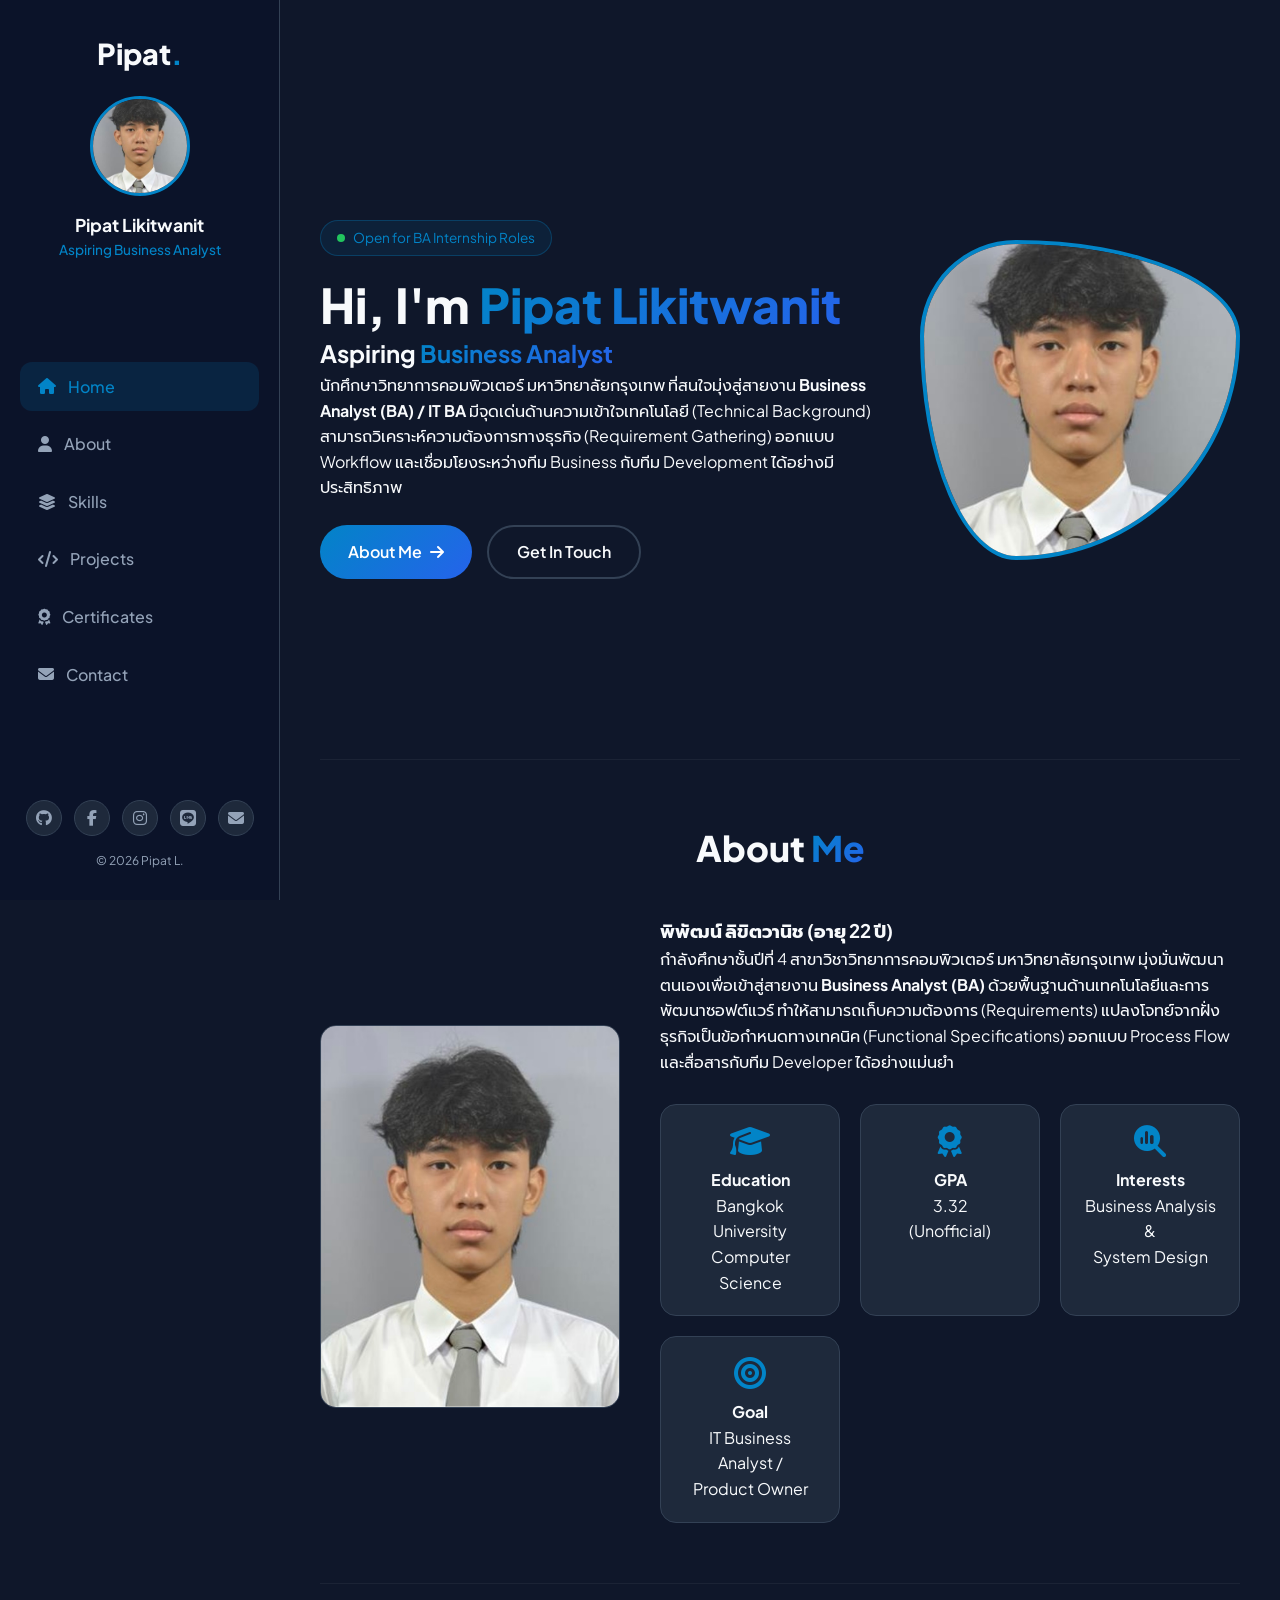
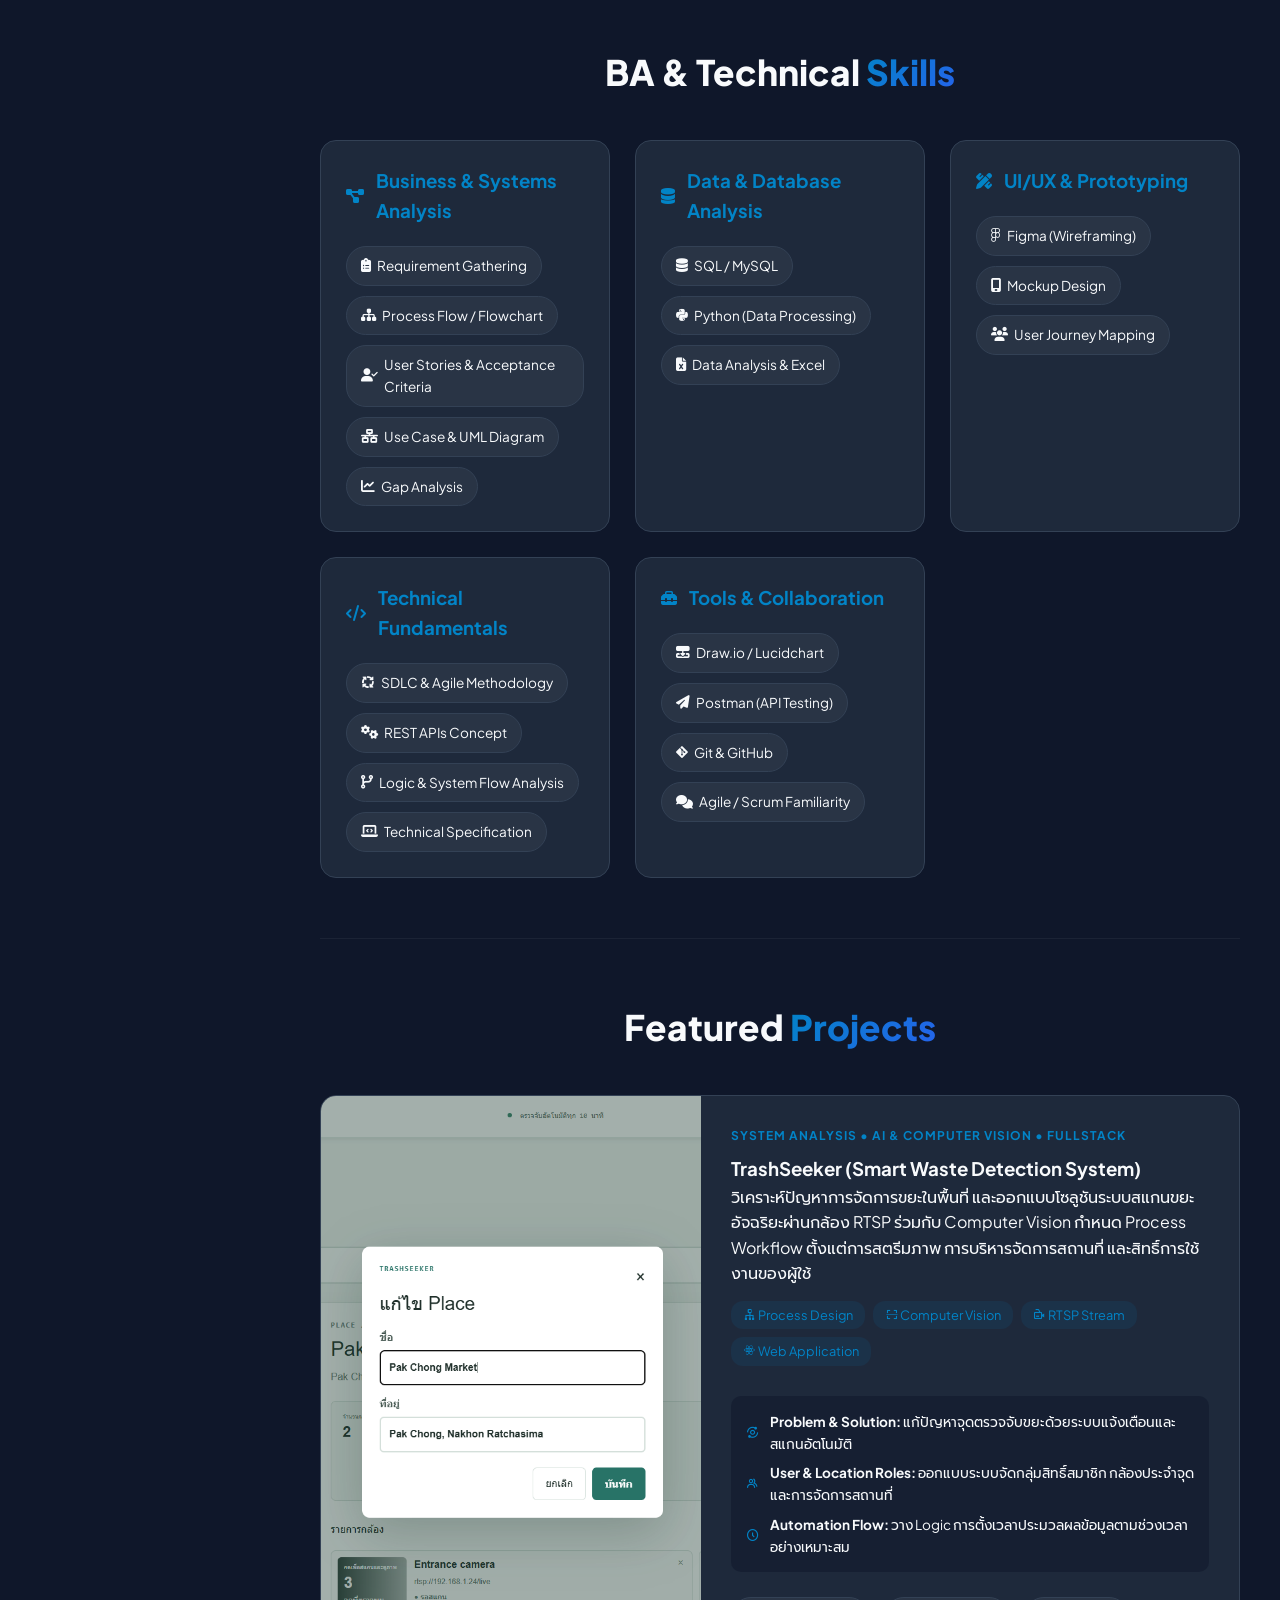
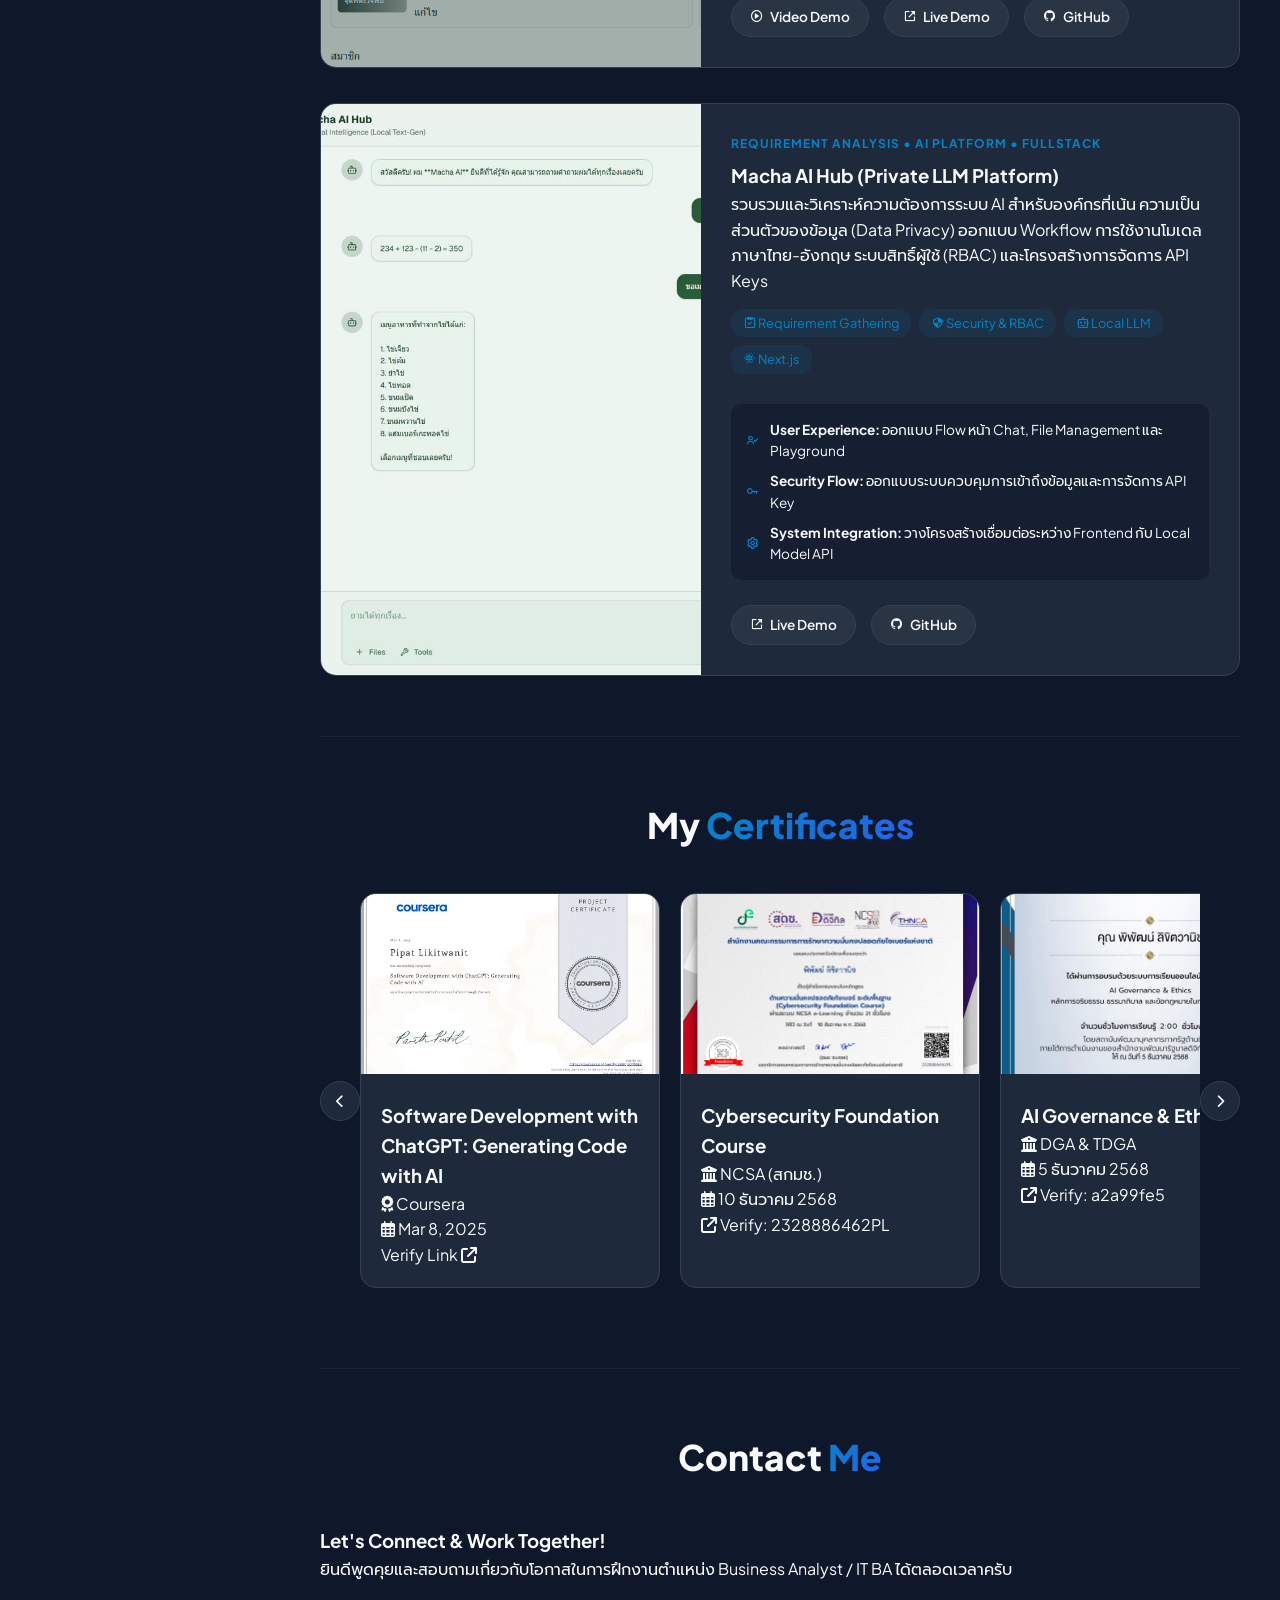
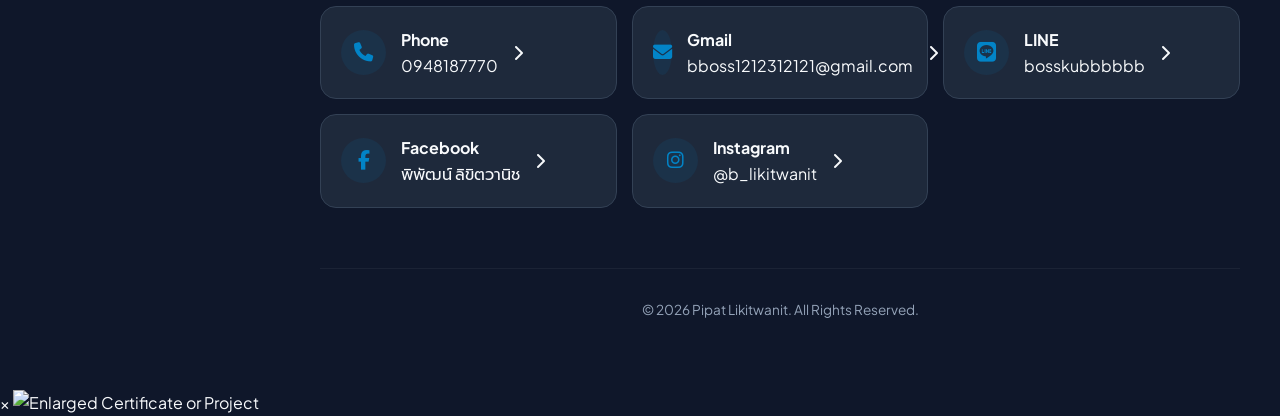
<file: index.html>
<!DOCTYPE html>
<html lang="th">

<head>
    <meta charset="UTF-8">
    <meta name="viewport" content="width=device-width, initial-scale=1.0">
    <title>Pipat Likitwanit - Portfolio (Business Analyst)</title>
    <!-- FontAwesome Icons -->
    <link rel="stylesheet" href="https://cdnjs.cloudflare.com/ajax/libs/font-awesome/6.5.2/css/all.min.css">
    <!-- Boxicons CDN -->
    <link href="https://unpkg.com/boxicons@2.1.4/css/boxicons.min.css" rel="stylesheet">
    <!-- Google Fonts -->
    <link rel="preconnect" href="https://fonts.googleapis.com">
    <link rel="preconnect" href="https://fonts.gstatic.com" crossorigin>
    <link href="https://fonts.googleapis.com/css2?family=Plus+Jakarta+Sans:wght@300;400;500;600;700;800&family=Prompt:wght@300;400;500;600;700&display=swap" rel="stylesheet">
    <link rel="stylesheet" href="style.css">
</head>

<body>
    <!-- Mobile Toggle Button -->
    <button class="mobile-toggle" id="menuToggle" aria-label="Toggle Menu">
        <i class="fa-solid fa-bars"></i>
    </button>

    <!-- Left Sidebar Navigation -->
    <aside class="sidebar" id="sidebar">
        <div class="sidebar-header">
            <a href="#home" class="logo">Pipat<span>.</span></a>
            <div class="profile-thumb">
                <img src="mypic.jpg" alt="Pipat Likitwanit">
            </div>
            <h3 class="profile-name">Pipat Likitwanit</h3>
            <p class="profile-title">Aspiring Business Analyst</p>
        </div>

        <nav class="sidebar-nav">
            <a href="#home" class="nav-link active">
                <i class="fa-solid fa-house"></i> <span>Home</span>
            </a>
            <a href="#about" class="nav-link">
                <i class="fa-solid fa-user"></i> <span>About</span>
            </a>
            <a href="#skills" class="nav-link">
                <i class="fa-solid fa-layer-group"></i> <span>Skills</span>
            </a>
            <a href="#project" class="nav-link">
                <i class="fa-solid fa-code"></i> <span>Projects</span>
            </a>
            <a href="#certificate" class="nav-link">
                <i class="fa-solid fa-award"></i> <span>Certificates</span>
            </a>
            <a href="#contact" class="nav-link">
                <i class="fa-solid fa-envelope"></i> <span>Contact</span>
            </a>
        </nav>

        <div class="sidebar-footer">
            <div class="social-icons">
                <a href="https://github.com/Lostinyss" target="_blank" rel="noopener" title="GitHub"><i class="fa-brands fa-github"></i></a>
                <a href="https://facebook.com/พิพัฒน์ ลิขิตวานิช" target="_blank" rel="noopener" title="Facebook"><i class="fa-brands fa-facebook-f"></i></a>
                <a href="https://instagram.com/b_likitwanit" target="_blank" rel="noopener" title="Instagram"><i class="fa-brands fa-instagram"></i></a>
                <a href="https://line.me/ti/p/bosskubbbbbb" target="_blank" rel="noopener" title="LINE"><i class="fa-brands fa-line"></i></a>
                <a href="mailto:bboss1212312121@gmail.com" title="Email"><i class="fa-solid fa-envelope"></i></a>
            </div>
            <p class="copyright">&copy; 2026 Pipat L.</p>
        </div>
    </aside>

    <!-- Overlay for Mobile Menu -->
    <div class="sidebar-overlay" id="sidebarOverlay"></div>

    <!-- Main Content Area -->
    <main class="main-content">

        <!-- Home Section -->
        <section class="home" id="home">
            <div class="home-content reveal-left">
                <div class="badge-status">
                    <span class="status-dot"></span> Open for BA Internship Roles
                </div>
                <h1>Hi, I'm <span class="gradient-text">Pipat Likitwanit</span></h1>
                <h2>Aspiring <span class="gradient-text">Business Analyst</span></h2>
                <p>
                    นักศึกษาวิทยาการคอมพิวเตอร์ มหาวิทยาลัยกรุงเทพ ที่สนใจมุ่งสู่สายงาน <strong>Business Analyst (BA) / IT BA</strong> มีจุดเด่นด้านความเข้าใจเทคโนโลยี (Technical Background) สามารถวิเคราะห์ความต้องการทางธุรกิจ (Requirement Gathering) ออกแบบ Workflow และเชื่อมโยงระหว่างทีม Business กับทีม Development ได้อย่างมีประสิทธิภาพ
                </p>

                <div class="btn-group">
                    <a href="#about" class="btn btn-primary">About Me <i class="fa-solid fa-arrow-right"></i></a>
                    <a href="#contact" class="btn btn-outline">Get In Touch</a>
                </div>
            </div>

            <div class="home-img reveal-right">
                <div class="img-wrapper">
                    <img src="mypic.jpg" alt="Pipat Likitwanit">
                </div>
            </div>
        </section>

        <!-- About Section -->
        <section class="about" id="about">
            <h2 class="heading reveal">About <span class="gradient-text">Me</span></h2>

            <div class="about-container">
                <div class="about-img reveal-left">
                    <img src="mypic.jpg" alt="Pipat Likitwanit">
                </div>

                <div class="about-content reveal-right">
                    <h3>พิพัฒน์ ลิขิตวานิช (อายุ 22 ปี)</h3>
                    <p>
                        กำลังศึกษาชั้นปีที่ 4 สาขาวิชาวิทยาการคอมพิวเตอร์ มหาวิทยาลัยกรุงเทพ มุ่งมั่นพัฒนาตนเองเพื่อเข้าสู่สายงาน <strong>Business Analyst (BA)</strong> ด้วยพื้นฐานด้านเทคโนโลยีและการพัฒนาซอฟต์แวร์ ทำให้สามารถเก็บความต้องการ (Requirements) แปลงโจทย์จากฝั่งธุรกิจเป็นข้อกำหนดทางเทคนิค (Functional Specifications) ออกแบบ Process Flow และสื่อสารกับทีม Developer ได้อย่างแม่นยำ
                    </p>

                    <div class="about-boxes">
                        <div class="about-box">
                            <i class="fa-solid fa-graduation-cap"></i>
                            <h4>Education</h4>
                            <p>Bangkok University<br>Computer Science</p>
                        </div>

                        <div class="about-box highlight">
                            <i class="fa-solid fa-award"></i>
                            <h4>GPA</h4>
                            <p class="gpa-num">3.32</p>
                            <span class="small-text">(Unofficial)</span>
                        </div>

                        <div class="about-box">
                            <i class="fa-solid fa-magnifying-glass-chart"></i>
                            <h4>Interests</h4>
                            <p>Business Analysis &<br>System Design</p>
                        </div>

                        <div class="about-box">
                            <i class="fa-solid fa-bullseye"></i>
                            <h4>Goal</h4>
                            <p>IT Business Analyst /<br>Product Owner</p>
                        </div>
                    </div>
                </div>
            </div>
        </section>

        <!-- ==================== SKILLS SECTION ==================== -->
        <section id="skills" class="skills reveal">
            <h2 class="heading">BA & Technical <span class="gradient-text">Skills</span></h2>

            <div class="skills-grid">

                <!-- 1. Business & Systems Analysis -->
                <div class="skills-card">
                    <div class="skills-header">
                        <i class="fa-solid fa-diagram-project"></i>
                        <h3>Business & Systems Analysis</h3>
                    </div>
                    <div class="skills-tags">
                        <span class="skill-tag"><i class="fa-solid fa-clipboard-list"></i> Requirement Gathering</span>
                        <span class="skill-tag"><i class="fa-solid fa-sitemap"></i> Process Flow / Flowchart</span>
                        <span class="skill-tag"><i class="fa-solid fa-user-check"></i> User Stories & Acceptance Criteria</span>
                        <span class="skill-tag"><i class="fa-solid fa-network-wired"></i> Use Case & UML Diagram</span>
                        <span class="skill-tag"><i class="fa-solid fa-chart-line"></i> Gap Analysis</span>
                    </div>
                </div>

                <!-- 2. Data & Database Analysis -->
                <div class="skills-card">
                    <div class="skills-header">
                        <i class="fa-solid fa-database"></i>
                        <h3>Data & Database Analysis</h3>
                    </div>
                    <div class="skills-tags">
                        <span class="skill-tag"><i class="fa-solid fa-database"></i> SQL / MySQL</span>
                        <span class="skill-tag"><i class="fa-brands fa-python"></i> Python (Data Processing)</span>
                        <span class="skill-tag"><i class="fa-solid fa-file-excel"></i> Data Analysis & Excel</span>
                    </div>
                </div>

                <!-- 3. UI/UX & Prototyping -->
                <div class="skills-card">
                    <div class="skills-header">
                        <i class="fa-solid fa-pen-ruler"></i>
                        <h3>UI/UX & Prototyping</h3>
                    </div>
                    <div class="skills-tags">
                        <span class="skill-tag"><i class="fa-brands fa-figma"></i> Figma (Wireframing)</span>
                        <span class="skill-tag"><i class="fa-solid fa-mobile-screen"></i> Mockup Design</span>
                        <span class="skill-tag"><i class="fa-solid fa-users"></i> User Journey Mapping</span>
                    </div>
                </div>

                <!-- 4. Technical Fundamentals -->
                <div class="skills-card">
                    <div class="skills-header">
                        <i class="fa-solid fa-code"></i>
                        <h3>Technical Fundamentals</h3>
                    </div>
                    <div class="skills-tags">
                        <span class="skill-tag"><i class="fa-solid fa-arrows-spin"></i> SDLC & Agile Methodology</span>
                        <span class="skill-tag"><i class="fa-solid fa-gears"></i> REST APIs Concept</span>
                        <span class="skill-tag"><i class="fa-solid fa-code-branch"></i> Logic & System Flow Analysis</span>
                        <span class="skill-tag"><i class="fa-solid fa-laptop-code"></i> Technical Specification</span>
                    </div>
                </div>

                <!-- 5. Tools & Collaboration -->
                <div class="skills-card">
                    <div class="skills-header">
                        <i class="fa-solid fa-toolbox"></i>
                        <h3>Tools & Collaboration</h3>
                    </div>
                    <div class="skills-tags">
                        <span class="skill-tag"><i class="fa-solid fa-diagram-next"></i> Draw.io / Lucidchart</span>
                        <span class="skill-tag"><i class="fa-solid fa-paper-plane"></i> Postman (API Testing)</span>
                        <span class="skill-tag"><i class="fa-brands fa-git-alt"></i> Git & GitHub</span>
                        <span class="skill-tag"><i class="fa-solid fa-comments"></i> Agile / Scrum Familiarity</span>
                    </div>
                </div>

            </div>
        </section>

        <!-- Project Section -->
        <section class="project" id="project">
            <h2 class="heading reveal">Featured <span class="gradient-text">Projects</span></h2>

            <div class="projects-wrapper">
                
                <!-- PROJECT CARD 1: TrashSeeker -->
                <div class="project-card reveal">
                    <div class="project-img">
                        <img src="pro2.1.png" alt="TrashSeeker - Smart Waste Detection" class="zoomable">
                    </div>
                    
                    <div class="project-content">
                        <div class="project-category">
                            <span>SYSTEM ANALYSIS • AI & COMPUTER VISION • FULLSTACK</span>
                        </div>

                        <h3>TrashSeeker (Smart Waste Detection System)</h3>
                        <p>วิเคราะห์ปัญหาการจัดการขยะในพื้นที่ และออกแบบโซลูชันระบบสแกนขยะอัจฉริยะผ่านกล้อง RTSP ร่วมกับ Computer Vision กำหนด Process Workflow ตั้งแต่การสตรีมภาพ การบริหารจัดการสถานที่ และสิทธิ์การใช้งานของผู้ใช้</p>
                        
                        <div class="project-tags">
                            <span><i class='bx bx-sitemap'></i> Process Design</span>
                            <span><i class='bx bx-scan'></i> Computer Vision</span>
                            <span><i class='bx bx-video-recording'></i> RTSP Stream</span>
                            <span><i class='bx bxl-react'></i> Web Application</span>
                        </div>

                        <div class="project-details-box">
                            <div class="detail-item">
                                <i class='bx bx-analyse'></i>
                                <div><strong>Problem & Solution:</strong> แก้ปัญหาจุดตรวจจับขยะด้วยระบบแจ้งเตือนและสแกนอัตโนมัติ</div>
                            </div>

                            <div class="detail-item">
                                <i class='bx bx-group'></i>
                                <div><strong>User & Location Roles:</strong> ออกแบบระบบจัดกลุ่มสิทธิ์สมาชิก กล้องประจำจุด และการจัดการสถานที่</div>
                            </div>

                            <div class="detail-item">
                                <i class='bx bx-time-five'></i>
                                <div><strong>Automation Flow:</strong> วาง Logic การตั้งเวลาประมวลผลข้อมูลตามช่วงเวลาอย่างเหมาะสม</div>
                            </div>
                        </div>
                        
                        <div class="project-links">
                            <a href="Proj4.mp4" target="_blank" rel="noopener"><i class="bx bx-play-circle"></i> Video Demo</a>
                            <a href="https://lostinyss.github.io/trash-seeker/" target="_blank" rel="noopener"><i class="bx bx-link-external"></i> Live Demo</a>
                            <a href="https://github.com/Lostinyss/trash-seeker" target="_blank" rel="noopener"><i class="bx bxl-github"></i> GitHub</a>
                        </div>
                    </div>
                </div>

                <!-- PROJECT CARD 2: Macha AI Hub -->
                <div class="project-card reveal">
                    <div class="project-img">
                        <img src="pro1.JPG" alt="Macha AI Hub" class="zoomable">
                    </div>
                    
                    <div class="project-content">
                        <div class="project-category">
                            <span>REQUIREMENT ANALYSIS • AI PLATFORM • FULLSTACK</span>
                        </div>

                        <h3>Macha AI Hub (Private LLM Platform)</h3>
                        <p>รวบรวมและวิเคราะห์ความต้องการระบบ AI สำหรับองค์กรที่เน้น ความเป็นส่วนตัวของข้อมูล (Data Privacy) ออกแบบ Workflow การใช้งานโมเดลภาษาไทย-อังกฤษ ระบบสิทธิ์ผู้ใช้ (RBAC) และโครงสร้างการจัดการ API Keys</p>
                        
                        <div class="project-tags">
                            <span><i class='bx bx-task'></i> Requirement Gathering</span>
                            <span><i class='bx bx-shield-quarter'></i> Security & RBAC</span>
                            <span><i class='bx bx-bot'></i> Local LLM</span>
                            <span><i class='bx bxl-react'></i> Next.js</span>
                        </div>

                        <div class="project-details-box">
                            <div class="detail-item">
                                <i class='bx bx-user-check'></i>
                                <div><strong>User Experience:</strong> ออกแบบ Flow หน้า Chat, File Management และ Playground</div>
                            </div>

                            <div class="detail-item">
                                <i class='bx bx-key'></i>
                                <div><strong>Security Flow:</strong> ออกแบบระบบควบคุมการเข้าถึงข้อมูลและการจัดการ API Key</div>
                            </div>

                            <div class="detail-item">
                                <i class='bx bx-cog'></i>
                                <div><strong>System Integration:</strong> วางโครงสร้างเชื่อมต่อระหว่าง Frontend กับ Local Model API</div>
                            </div>
                        </div>
                        
                        <div class="project-links">
                            <a href="#" target="_blank"><i class="bx bx-link-external"></i> Live Demo</a>
                            <a href="https://github.com/Lostinyss" target="_blank" rel="noopener"><i class="bx bxl-github"></i> GitHub</a>
                        </div>
                    </div>
                </div>

            </div>
        </section>

        <!-- Certificate Section -->
        <section class="certificate" id="certificate">
            <h2 class="heading reveal">My <span class="gradient-text">Certificates</span></h2>

            <div class="certificate-wrapper reveal">
                <button class="slide-btn left-btn" id="slideLeft" aria-label="Slide Left">
                    <i class="fa-solid fa-chevron-left"></i>
                </button>

                <div class="certificate-container" id="certContainer">
                    
                    <!-- Certificate 1 -->
                    <div class="certificate-card">
                        <div class="cert-img">
                            <img src="cer1.JPG" alt="Software Development with ChatGPT Certificate" class="zoomable">
                        </div>
                        <div class="cert-content">
                            <h3>Software Development with ChatGPT: Generating Code with AI</h3>
                            <p class="issuer"><i class="fa-solid fa-award"></i> Coursera</p>
                            <p class="cert-date"><i class="fa-regular fa-calendar-days"></i> Mar 8, 2025</p>
                            <a href="https://coursera.org/verify/SRUCJIO790EE" target="_blank" rel="noopener" class="cert-link">
                                Verify Link <i class="fa-solid fa-arrow-up-right-from-square"></i>
                            </a>
                        </div>
                    </div>

                    <!-- Certificate 2 -->
                    <div class="certificate-card">
                        <div class="cert-img">
                            <img src="cer2.JPG" alt="Cybersecurity Foundation Course" class="zoomable">
                        </div>
                        <div class="cert-content">
                            <h3>Cybersecurity Foundation Course</h3>
                            <p class="issuer"><i class="fa-solid fa-building-columns"></i> NCSA (สกมช.)</p>
                            <p class="cert-date"><i class="fa-regular fa-calendar-days"></i> 10 ธันวาคม 2568</p>
                            <a href="#" class="cert-link">
                                <i class="fa-solid fa-arrow-up-right-from-square"></i> Verify: 2328886462PL
                            </a>
                        </div>
                    </div>

                    <!-- Certificate 3 -->
                    <div class="certificate-card">
                        <div class="cert-img">
                            <img src="cer3.JPG" alt="AI Governance & Ethics" class="zoomable">
                        </div>
                        <div class="cert-content">
                            <h3>AI Governance & Ethics</h3>
                            <p class="issuer"><i class="fa-solid fa-building-columns"></i> DGA & TDGA</p>
                            <p class="cert-date"><i class="fa-regular fa-calendar-days"></i> 5 ธันวาคม 2568</p>
                            <a href="#" class="cert-link">
                                <i class="fa-solid fa-arrow-up-right-from-square"></i> Verify: a2a99fe5
                            </a>
                        </div>
                    </div>

                    <!-- Certificate 4 -->
                    <div class="certificate-card">
                        <div class="cert-img">
                            <img src="cer4.JPG" alt="Exploring Networking with Cisco Packet Tracer" class="zoomable">
                        </div>
                        <div class="cert-content">
                            <h3>Exploring Networking with Cisco Packet Tracer</h3>
                            <p class="issuer"><i class="fa-solid fa-building-columns"></i> Cisco Academy</p>
                            <p class="cert-date"><i class="fa-regular fa-calendar-days"></i> 27 Mar 2025</p>
                            <a href="#" class="cert-link">
                                <i class="fa-solid fa-arrow-up-right-from-square"></i> Verify: 8e5bd9b5...
                            </a>
                        </div>
                    </div>

                    <!-- Certificate 5 -->
                    <div class="certificate-card">
                        <div class="cert-img">
                            <img src="cer5.JPG" alt="Getting Started with Cisco Packet Tracer" class="zoomable">
                        </div>
                        <div class="cert-content">
                            <h3>Getting Started with Cisco Packet Tracer</h3>
                            <p class="issuer"><i class="fa-solid fa-building-columns"></i> Cisco Academy</p>
                            <p class="cert-date"><i class="fa-regular fa-calendar-days"></i> 13 Mar 2025</p>
                            <a href="#" class="cert-link">
                                <i class="fa-solid fa-arrow-up-right-from-square"></i> Verify: 435a7d90...
                            </a>
                        </div>
                    </div>

                </div>

                <button class="slide-btn right-btn" id="slideRight" aria-label="Slide Right">
                    <i class="fa-solid fa-chevron-right"></i>
                </button>
            </div>
        </section>

        <!-- Contact Section -->
        <section class="contact" id="contact">
            <h2 class="heading reveal">Contact <span class="gradient-text">Me</span></h2>

            <div class="contact-container reveal">
                <div class="contact-info">
                    <h3>Let's Connect & Work Together!</h3>
                    <p>ยินดีพูดคุยและสอบถามเกี่ยวกับโอกาสในการฝึกงานตำแหน่ง Business Analyst / IT BA ได้ตลอดเวลาครับ</p>

                    <div class="info-box">
                        <a href="tel:0948187770" class="info-item">
                            <div class="icon-wrap"><i class="fa-solid fa-phone"></i></div>
                            <div class="info-text">
                                <h4>Phone</h4>
                                <p>0948187770</p>
                            </div>
                            <i class="fa-solid fa-chevron-right arrow-icon"></i>
                        </a>

                        <a href="mailto:bboss1212312121@gmail.com" class="info-item">
                            <div class="icon-wrap"><i class="fa-solid fa-envelope"></i></div>
                            <div class="info-text">
                                <h4>Gmail</h4>
                                <p>bboss1212312121@gmail.com</p>
                            </div>
                            <i class="fa-solid fa-chevron-right arrow-icon"></i>
                        </a>

                        <a href="https://line.me/ti/p/bosskubbbbbb" target="_blank" rel="noopener" class="info-item">
                            <div class="icon-wrap"><i class="fa-brands fa-line"></i></div>
                            <div class="info-text">
                                <h4>LINE</h4>
                                <p>bosskubbbbbb</p>
                            </div>
                            <i class="fa-solid fa-chevron-right arrow-icon"></i>
                        </a>

                        <a href="https://facebook.com/พิพัฒน์ ลิขิตวานิช" target="_blank" rel="noopener" class="info-item">
                            <div class="icon-wrap"><i class="fa-brands fa-facebook-f"></i></div>
                            <div class="info-text">
                                <h4>Facebook</h4>
                                <p>พิพัฒน์ ลิขิตวานิช</p>
                            </div>
                            <i class="fa-solid fa-chevron-right arrow-icon"></i>
                        </a>

                        <a href="https://instagram.com/b_likitwanit" target="_blank" rel="noopener" class="info-item">
                            <div class="icon-wrap"><i class="fa-brands fa-instagram"></i></div>
                            <div class="info-text">
                                <h4>Instagram</h4>
                                <p>@b_likitwanit</p>
                            </div>
                            <i class="fa-solid fa-chevron-right arrow-icon"></i>
                        </a>
                    </div>
                </div>
            </div>
        </section>

        <!-- Footer -->
        <footer>
            <p>&copy; 2026 Pipat Likitwanit. All Rights Reserved.</p>
        </footer>
    </main>

    <!-- Back to Top Button -->
    <a href="#home" class="back-to-top" id="backToTopBtn" title="Go to top">
        <i class="fa-solid fa-arrow-up"></i>
    </a>

    <!-- Modal for Zooming Images -->
    <div id="imageModal" class="modal">
        <span class="modal-close">&times;</span>
        <img class="modal-content" id="fullImage" alt="Enlarged Certificate or Project">
    </div>

    <!-- JavaScript File -->
    <script src="script.js"></script>
</body>
</html>
</file>
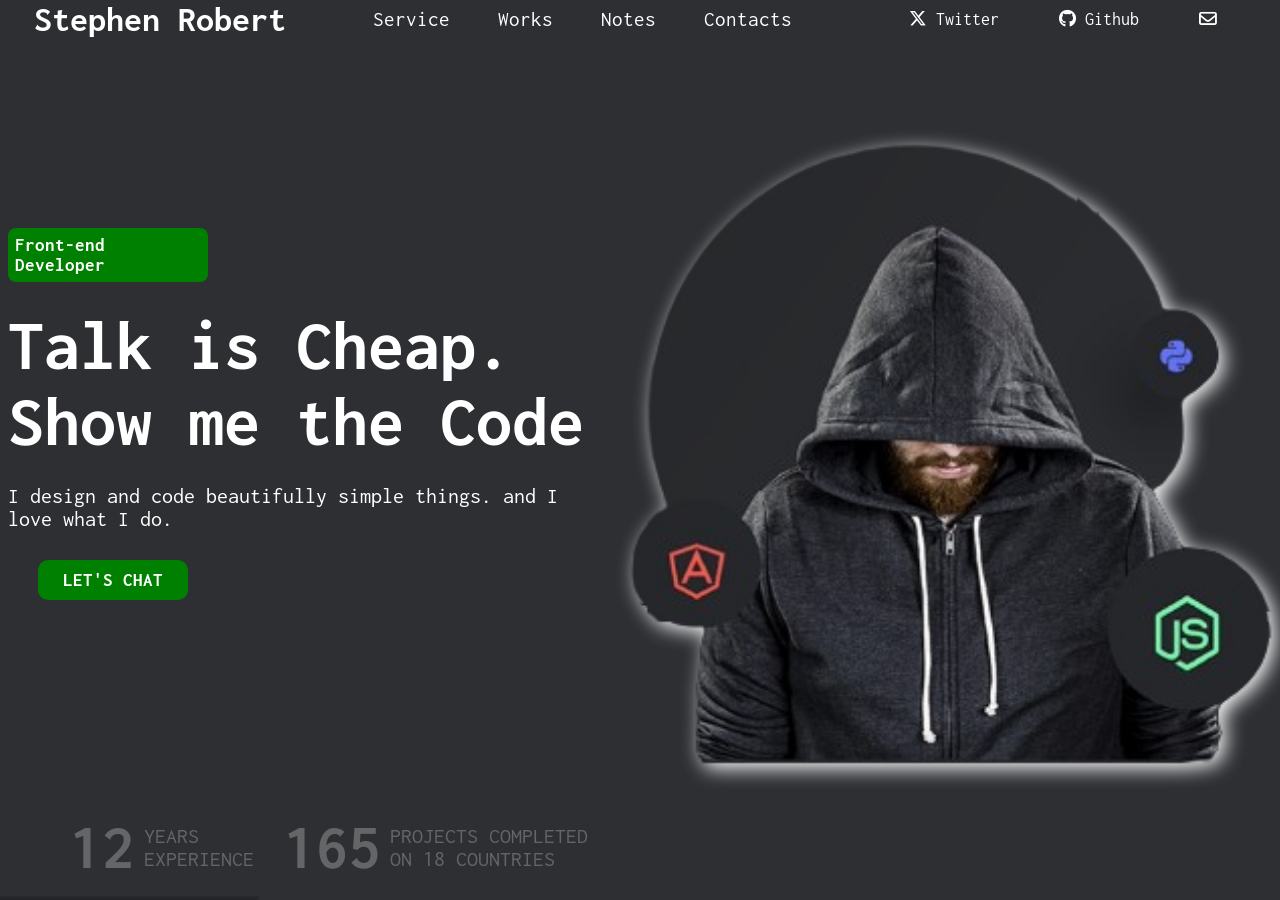
<file: portfolio-websites/Portfolio-1/index.html>
<!DOCTYPE html>
<html lang="en">
<head>
    <meta charset="UTF-8">
    <meta name="viewport" content="width=device-width, initial-scale=1.0">
    <link rel="stylesheet" href="style.css">
    <link rel="stylesheet" href="https://unpkg.com/aos@next/dist/aos.css" />
    <link rel="stylesheet" href="https://cdnjs.cloudflare.com/ajax/libs/font-awesome/6.5.1/css/all.min.css">
    <title>Portfolio Website</title>
</head>
<body>
    <nav>
        <div class="container">
            <div class="logo"><h1><strong>Stephen</strong> Robert</h1></div>
            <div class="links">
                <a href="">Service</a>
                <a href="">Works</a>
                <a href="">Notes</a>
                <a href="">Contacts</a>
            </div>
            <div class="social-links">
                <div class="twitter">
                    <i class="fa-brands fa-x-twitter"></i>
                    <label for="">Twitter</label>
                </div>
                <div class="github">
                    <i class="fa-brands fa-github"></i>
                    <label for="">Github</label>
                </div>
                <div class="mail"><i class="fa-regular fa-envelope"></i></div>
            </div>
        </div>
    </nav>
    <section>
        <div class="content">
            <div class="heading">
                <h3 data-aos="fade-right" data-aos-duration="1100" data-aos-delay="200">Front-end Developer</h3>
                <h1 data-aos="fade-right" data-aos-duration="1100" data-aos-delay="400">Talk is Cheap. <span>Show me the Code</span></h1>
                <p data-aos="fade-right" data-aos-duration="1100" data-aos-delay="600">I design and code beautifully simple things. and I love what I do.</p>
                <button data-aos="fade-right" data-aos-duration="1100" data-aos-delay="800">LET'S CHAT</button>
            </div>
            <div class="image" data-aos="fade-left" data-aos-duration="1500"><img src="profile.png" alt=""></div>
        </div>
    </section>
    <div class="quality">
        <div class="experience">
            <h1>12</h1>
            <label for="">YEARS EXPERIENCE</label>
        </div>
        <div class="experience gap">
            <h1>165</h1>
            <label for="">PROJECTS COMPLETED ON 18 COUNTRIES</label>
        </div>
    </div>
    <script src="https://unpkg.com/aos@next/dist/aos.js"></script>
    <script>
      AOS.init();
    </script>
</body>
</html>
</file>
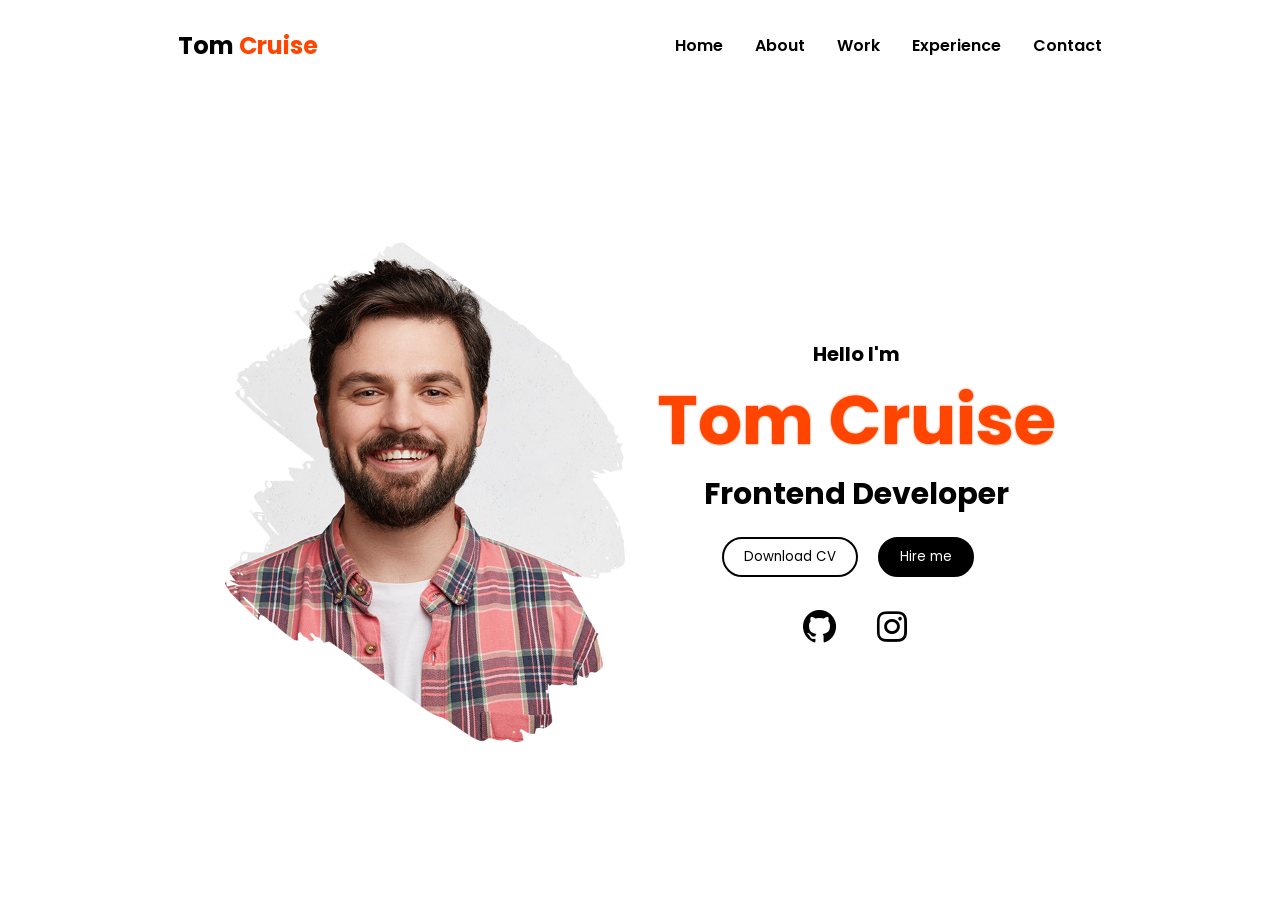
<file: portfolio-websites/portfolio-6/index.html>
<!DOCTYPE html>
<html lang="en">
<head>
    <meta charset="UTF-8">
    <meta name="viewport" content="width=device-width, initial-scale=1.0">
    <title>Portfolio Website</title>
    <link rel="stylesheet" href="style.css">
    <link rel="stylesheet" href="https://unpkg.com/aos@next/dist/aos.css" />
    <!-- Boxicons CSS -->
    <link href='https://unpkg.com/boxicons@2.1.4/css/boxicons.min.css' rel='stylesheet'>
</head>
<body>
    <nav>
        <div class="logo">
            <h2 data-aos="zoom-in" data-aos-duration="1200">Tom <span>Cruise</span></h2>
        </div>
        <div class="link">
            <ul>
                <li data-aos="fade-up" data-aos-duration="1200" data-aos-delay="200"><a href="">Home</a></li>
                <li data-aos="fade-up" data-aos-duration="1200" data-aos-delay="400"><a href="">About</a></li>
                <li data-aos="fade-up" data-aos-duration="1200" data-aos-delay="600"><a href="">Work</a></li>
                <li data-aos="fade-up" data-aos-duration="1200" data-aos-delay="800"><a href="">Experience</a></li>
                <li data-aos="fade-up" data-aos-duration="1200" data-aos-delay="1000"><a href="">Contact</a></li>
            </ul>
        </div>
    </nav>
    <div class="main">
        <div class="img-term" data-aos="zoom-out-right" data-aos-duration="2500"><img class="men" src="img/main.png" alt="main-img"></div>
        <div class="main-detail">
            <p data-aos="fade-left" data-aos-duration="1200" data-aos-delay="1200">Hello I'm</p>
            <h1 data-aos="fade-right" data-aos-duration="1200" data-aos-delay="1400">Tom Cruise</h1>
            <h4 data-aos="fade-in" data-aos-duration="1200" data-aos-delay="1600">Frontend Developer</h4>

            <div class="btn">
                <button class="btn-1" data-aos="zoom-in-right" data-aos-duration="1200" data-aos-delay="1800">Download CV</button>
                <button class="btn-2" data-aos="zoom-in-left" data-aos-duration="1200" data-aos-delay="1800">Hire me</button>
            </div>

            <div class="social">
                <i class="bx bxl-github" data-aos="zoom-in" data-aos-duration="1200" data-aos-delay="2000"></i>
                <i class="bx bxl-instagram" data-aos="zoom-in" data-aos-duration="1200" data-aos-delay="2100"></i>
            </div>
        </div>
    </div>
    <script src="https://unpkg.com/aos@next/dist/aos.js"></script>
    <script>
      AOS.init({offset:0});
    </script>
</body>
</html>
</file>
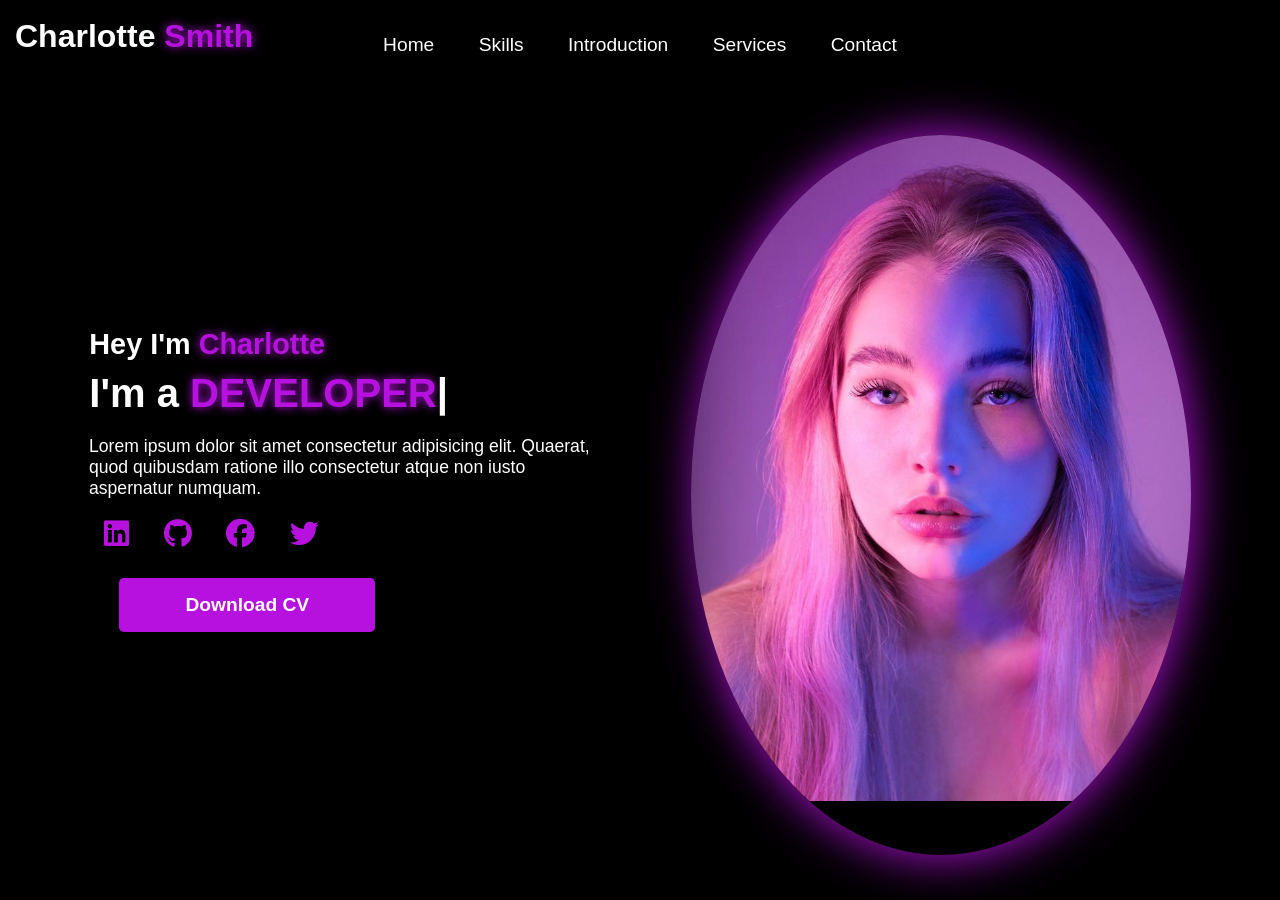
<file: portfolio-websites/portfolio-7/index.html>
<!DOCTYPE html>
<html lang="en">
<head>
    <meta charset="UTF-8">
    <meta name="viewport" content="width=device-width, initial-scale=1.0">
    <link rel="stylesheet" href="https://cdnjs.cloudflare.com/ajax/libs/font-awesome/6.5.1/css/all.min.css">
    <link rel="stylesheet" href="https://unpkg.com/aos@next/dist/aos.css" />
    <link rel="stylesheet" href="style.css">
    <title>Portfolio Website</title>
</head>
<body>
    <nav>
        <div class="logo" data-aos="zoom-in" data-aos-duration="1500">
            Charlotte <span>Smith</span>
        </div>
        <div class="nav-container">
            <div class="links">
                <a href="" data-aos="fade-up" data-aos-duration="1500" data-aos-delay="100">Home</a>
                <a href="" data-aos="fade-up" data-aos-duration="1500" data-aos-delay="200">Skills</a>
                <a href="" data-aos="fade-up" data-aos-duration="1500" data-aos-delay="300">Introduction</a>
                <a href="" data-aos="fade-up" data-aos-duration="1500" data-aos-delay="400">Services</a>
                <a href="" data-aos="fade-up" data-aos-duration="1500" data-aos-delay="500">Contact</a>
            </div>
        </div>
        <i class="fa-solid fa-bars hamburg" onclick="hamburg()"></i>
        <div class="dropdown">
            <div class="links">
                <a href="">Home</a>
                <a href="">Skills</a>
                <a href="">Introduction</a>
                <a href="">Services</a>
                <a href="">Contact</a>
                <i class="fa-solid fa-xmark cancel" onclick="cancel()"></i>
            </div>    
        </div>
    </nav>
    <section>
        <div class="main-container">
            <div class="content">
                <h1 data-aos="fade-right" data-aos-duration="1500" data-aos-delay="600">Hey I'm <span>Charlotte</span></h1>
                <div data-aos="fade-left" data-aos-duration="1500" data-aos-delay="800" class="typewriter">I'm a <span class="typewriter-text"></span><label for="">|</label></div>
                <p data-aos="flip-down" data-aos-duration="1500" data-aos-delay="1000">Lorem ipsum dolor sit amet consectetur adipisicing elit. Quaerat, quod quibusdam ratione illo consectetur atque non iusto aspernatur numquam.</p>
                <div class="social-links">
                    <i class="fa-brands fa-linkedin" data-aos="fade-up" data-aos-duration="1500" data-aos-delay="1200"></i>
                    <i class="fa-brands fa-github" data-aos="fade-up" data-aos-duration="1500" data-aos-delay="1300"></i>
                    <i class="fa-brands fa-facebook" data-aos="fade-up" data-aos-duration="1500" data-aos-delay="1400"></i>
                    <i class="fa-brands fa-twitter" data-aos="fade-up" data-aos-duration="1500" data-aos-delay="1500"></i>
                </div>
                <button data-aos="zoom-in" data-aos-duration="1500" data-aos-delay="1700">Download CV</button>
            </div>
            <div class="image" data-aos="zoom-in" data-aos-duration="2000">
                <img src="main.jpg" alt="">
            </div>
        </div>
    </section>
    <script src="script.js"></script>
    <script src="https://unpkg.com/aos@next/dist/aos.js"></script>
    <script>
      AOS.init({offset:0});
    </script>
</body>
</html>
</file>
<file: style.css>
/* ==================== 1. RESET & VARIABLES ==================== */
:root {
    --primary-color: #0284c7;
    --primary-gradient: linear-gradient(135deg, #0284c7 0%, #2563eb 100%);
    --bg-color: #0f172a;
    --bg-card: #1e293b;
    --bg-sidebar: #0b1329;
    --text-color: #f8fafc;
    --text-muted: #94a3b8;
    --border-color: #334155;
    --sidebar-width: 280px;
    --border-radius: 16px;
    --transition: all 0.3s ease;
}

* {
    margin: 0;
    padding: 0;
    box-sizing: border-box;
    font-family: 'Plus Jakarta Sans', 'Prompt', sans-serif;
    scroll-behavior: smooth;
}

body {
    background-color: var(--bg-color);
    color: var(--text-color);
    line-height: 1.6;
    overflow-x: hidden;
}

a {
    text-decoration: none;
    color: inherit;
}

/* ==================== 2. MOBILE TOGGLE & OVERLAY ==================== */
.mobile-toggle {
    position: fixed;
    top: 20px;
    right: 20px;
    z-index: 1001;
    background: var(--primary-gradient);
    color: #fff;
    border: none;
    width: 45px;
    height: 45px;
    border-radius: 50%;
    font-size: 1.2rem;
    cursor: pointer;
    display: none;
    align-items: center;
    justify-content: center;
    box-shadow: 0 4px 15px rgba(2, 132, 199, 0.4);
}

.sidebar-overlay {
    position: fixed;
    top: 0;
    left: 0;
    width: 100%;
    height: 100%;
    background: rgba(15, 23, 42, 0.8);
    backdrop-filter: blur(5px);
    z-index: 998;
    opacity: 0;
    visibility: hidden;
    transition: var(--transition);
}

.sidebar-overlay.active {
    opacity: 1;
    visibility: visible;
}

/* ==================== 3. SIDEBAR NAVIGATION ==================== */
.sidebar {
    position: fixed;
    top: 0;
    left: 0;
    width: var(--sidebar-width);
    height: 100vh;
    height: 100dvh;
    background-color: var(--bg-sidebar);
    border-right: 1px solid var(--border-color);
    display: flex;
    flex-direction: column;
    justify-content: space-between;
    padding: 30px 20px;
    z-index: 999;
    transition: var(--transition);
    overflow-y: auto;
}

.sidebar-header {
    text-align: center;
}

.logo {
    font-size: 1.8rem;
    font-weight: 800;
    color: var(--text-color);
    display: block;
    margin-bottom: 20px;
}

.logo span {
    color: var(--primary-color);
}

.profile-thumb {
    width: 100px;
    height: 100px;
    margin: 0 auto 15px;
    border-radius: 50%;
    overflow: hidden;
    border: 3px solid var(--primary-color);
}

.profile-thumb img {
    width: 100%;
    height: 100%;
    object-fit: cover;
}

.profile-name {
    font-size: 1.1rem;
    font-weight: 700;
}

.profile-title {
    font-size: 0.85rem;
    color: var(--primary-color);
    font-weight: 500;
}

.sidebar-nav {
    display: flex;
    flex-direction: column;
    gap: 8px;
    margin: 25px 0;
}

.nav-link {
    display: flex;
    align-items: center;
    gap: 12px;
    padding: 12px 18px;
    border-radius: 12px;
    color: var(--text-muted);
    font-weight: 500;
    transition: var(--transition);
}

.nav-link:hover, .nav-link.active {
    background: rgba(2, 132, 199, 0.15);
    color: var(--primary-color);
}

.sidebar-footer {
    text-align: center;
}

.social-icons {
    display: flex;
    justify-content: center;
    gap: 12px;
    margin-bottom: 15px;
}

.social-icons a {
    width: 36px;
    height: 36px;
    border-radius: 50%;
    background: var(--bg-card);
    display: flex;
    align-items: center;
    justify-content: center;
    color: var(--text-muted);
    border: 1px solid var(--border-color);
    transition: var(--transition);
}

.social-icons a:hover {
    color: #fff;
    background: var(--primary-color);
    transform: translateY(-3px);
}

.copyright {
    font-size: 0.75rem;
    color: var(--text-muted);
}

/* ==================== 4. MAIN CONTENT AREA ==================== */
.main-content {
    margin-left: var(--sidebar-width);
    padding: 40px;
    min-height: 100vh;
    width: calc(100% - var(--sidebar-width));
    transition: var(--transition);
}

section {
    padding: 60px 0;
    border-bottom: 1px solid rgba(255, 255, 255, 0.05);
}

.heading {
    font-size: 2.2rem;
    font-weight: 800;
    margin-bottom: 40px;
    text-align: center;
}

.gradient-text {
    background: var(--primary-gradient);
    -webkit-background-clip: text;
    -webkit-text-fill-color: transparent;
}

/* Buttons */
.btn-group {
    display: flex;
    gap: 15px;
    margin-top: 25px;
    flex-wrap: wrap;
}

.btn {
    padding: 12px 28px;
    border-radius: 30px;
    font-weight: 600;
    cursor: pointer;
    display: inline-flex;
    align-items: center;
    gap: 8px;
    transition: var(--transition);
}

.btn-primary {
    background: var(--primary-gradient);
    color: #fff;
}

.btn-primary:hover {
    box-shadow: 0 5px 20px rgba(2, 132, 199, 0.4);
    transform: translateY(-2px);
}

.btn-outline {
    border: 2px solid var(--border-color);
    color: var(--text-color);
}

.btn-outline:hover {
    border-color: var(--primary-color);
    color: var(--primary-color);
}

/* Home Section */
.home {
    display: flex;
    align-items: center;
    justify-content: space-between;
    min-height: 80vh;
    gap: 40px;
}

.badge-status {
    display: inline-flex;
    align-items: center;
    gap: 8px;
    padding: 6px 16px;
    background: rgba(2, 132, 199, 0.1);
    border: 1px solid rgba(2, 132, 199, 0.3);
    border-radius: 20px;
    color: var(--primary-color);
    font-size: 0.85rem;
    margin-bottom: 20px;
}

.status-dot {
    width: 8px;
    height: 8px;
    background: #22c55e;
    border-radius: 50%;
}

.home-content h1 {
    font-size: 3rem;
    font-weight: 800;
    line-height: 1.2;
}

.home-img .img-wrapper {
    width: 320px;
    height: 320px;
    border-radius: 30% 70% 70% 30% / 30% 30% 70% 70%;
    overflow: hidden;
    border: 4px solid var(--primary-color);
    animation: morph 8s ease-in-out infinite;
}

.home-img img {
    width: 100%;
    height: 100%;
    object-fit: cover;
}

@keyframes morph {
    0%, 100% { border-radius: 30% 70% 70% 30% / 30% 30% 70% 70%; }
    50% { border-radius: 70% 30% 30% 70% / 70% 70% 30% 30%; }
}

/* About Boxes */
.about-container {
    display: grid;
    grid-template-columns: 300px 1fr;
    gap: 40px;
    align-items: center;
}

.about-img img {
    width: 100%;
    border-radius: var(--border-radius);
    border: 1px solid var(--border-color);
}

.about-boxes {
    display: grid;
    grid-template-columns: repeat(auto-fit, minmax(180px, 1fr));
    gap: 20px;
    margin-top: 30px;
}

.about-box {
    background: var(--bg-card);
    padding: 20px;
    border-radius: var(--border-radius);
    border: 1px solid var(--border-color);
    text-align: center;
}

.about-box i {
    font-size: 2rem;
    color: var(--primary-color);
    margin-bottom: 10px;
}

/* Skills Grid */
.skills-grid {
    display: grid;
    grid-template-columns: repeat(auto-fit, minmax(280px, 1fr));
    gap: 25px;
}

.skills-card {
    background: var(--bg-card);
    padding: 25px;
    border-radius: var(--border-radius);
    border: 1px solid var(--border-color);
}

.skills-header {
    display: flex;
    align-items: center;
    gap: 12px;
    margin-bottom: 20px;
    color: var(--primary-color);
}

.skills-tags {
    display: flex;
    flex-wrap: wrap;
    gap: 10px;
}

.skill-tag {
    background: rgba(255, 255, 255, 0.05);
    padding: 8px 14px;
    border-radius: 20px;
    font-size: 0.85rem;
    border: 1px solid var(--border-color);
    display: flex;
    align-items: center;
    gap: 6px;
}

/* Projects Wrapper */
.projects-wrapper {
    display: flex;
    flex-direction: column;
    gap: 35px;
}

.project-card {
    background: var(--bg-card);
    border-radius: var(--border-radius);
    border: 1px solid var(--border-color);
    overflow: hidden;
    display: grid;
    grid-template-columns: 380px 1fr;
}

.project-img {
    position: relative;
    overflow: hidden;
    min-height: 250px;
}

.project-img img {
    width: 100%;
    height: 100%;
    object-fit: cover;
}

.project-content {
    padding: 30px;
    display: flex;
    flex-direction: column;
    justify-content: space-between;
}

.project-category {
    font-size: 0.75rem;
    font-weight: 700;
    color: var(--primary-color);
    letter-spacing: 1px;
    margin-bottom: 8px;
}

.project-tags {
    display: flex;
    flex-wrap: wrap;
    gap: 8px;
    margin: 15px 0;
}

.project-tags span {
    background: rgba(2, 132, 199, 0.1);
    color: var(--primary-color);
    padding: 4px 12px;
    border-radius: 12px;
    font-size: 0.8rem;
}

.project-details-box {
    background: rgba(15, 23, 42, 0.5);
    padding: 15px;
    border-radius: 10px;
    margin: 15px 0;
    display: flex;
    flex-direction: column;
    gap: 8px;
    font-size: 0.85rem;
}

.detail-item {
    display: flex;
    align-items: center;
    gap: 10px;
}

.detail-item i {
    color: var(--primary-color);
}

.project-links {
    display: flex;
    gap: 15px;
    margin-top: 10px;
}

.project-links a {
    padding: 8px 18px;
    border-radius: 20px;
    background: rgba(255, 255, 255, 0.05);
    border: 1px solid var(--border-color);
    font-size: 0.85rem;
    font-weight: 600;
    display: flex;
    align-items: center;
    gap: 6px;
    transition: var(--transition);
}

.project-links a:hover {
    background: var(--primary-color);
    color: #fff;
}

/* Certificates */
.certificate-wrapper {
    position: relative;
    padding: 0 40px;
}

.certificate-container {
    display: flex;
    gap: 20px;
    overflow-x: auto;
    scroll-snap-type: x mandatory;
    padding-bottom: 20px;
}

.certificate-card {
    min-width: 300px;
    background: var(--bg-card);
    border-radius: var(--border-radius);
    border: 1px solid var(--border-color);
    overflow: hidden;
    scroll-snap-align: start;
}

.cert-img img {
    width: 100%;
    height: 180px;
    object-fit: cover;
}

.cert-content {
    padding: 20px;
}

.slide-btn {
    position: absolute;
    top: 50%;
    transform: translateY(-50%);
    width: 40px;
    height: 40px;
    border-radius: 50%;
    background: var(--bg-card);
    border: 1px solid var(--border-color);
    color: #fff;
    cursor: pointer;
    z-index: 10;
}

.left-btn { left: 0; }
.right-btn { right: 0; }

/* Contact */
.info-box {
    display: grid;
    grid-template-columns: repeat(auto-fit, minmax(240px, 1fr));
    gap: 15px;
    margin-top: 25px;
}

.info-item {
    background: var(--bg-card);
    padding: 20px;
    border-radius: var(--border-radius);
    border: 1px solid var(--border-color);
    display: flex;
    align-items: center;
    gap: 15px;
    transition: var(--transition);
}

.info-item:hover {
    border-color: var(--primary-color);
    transform: translateY(-3px);
}

.icon-wrap {
    width: 45px;
    height: 45px;
    border-radius: 50%;
    background: rgba(2, 132, 199, 0.1);
    color: var(--primary-color);
    display: flex;
    align-items: center;
    justify-content: center;
    font-size: 1.2rem;
}

footer {
    text-align: center;
    padding: 30px 0;
    color: var(--text-muted);
    font-size: 0.85rem;
}

.back-to-top {
    position: fixed;
    bottom: 25px;
    right: 25px;
    width: 45px;
    height: 45px;
    background: var(--primary-color);
    color: #fff;
    border-radius: 50%;
    display: flex;
    align-items: center;
    justify-content: center;
    opacity: 0;
    visibility: hidden;
    transition: var(--transition);
    z-index: 900;
}

.back-to-top.show {
    opacity: 1;
    visibility: visible;
}

/* ==================== 5. RESPONSIVE MEDIA QUERIES (ทุก OS / จอทุกขนาด) ==================== */

/* จอขนาดใหญ่พิเศษ / Desktop ปกติ */
@media (max-width: 1200px) {
    .project-card {
        grid-template-columns: 300px 1fr;
    }
}

/* จอขนาดกลาง / iPad Landscape / จอพับ / Safari ย่อหน้าจอ (จุดที่เกิดปัญหา) */
@media (max-width: 1024px) {
    .mobile-toggle {
        display: flex; /* แสดงปุ่ม Toggle บนหน้าจอขนาดกลางและเล็ก */
    }

    .sidebar {
        transform: translateX(-100%); /* ซ่อน Sidebar ออกนอกจอ */
    }

    .sidebar.active {
        transform: translateX(0); /* สไลด์เข้ามาเมื่อกดเปิด */
    }

    .main-content {
        margin-left: 0; /* ยกเลิก Margin เพื่อให้เนื้อหาเต็มจอ */
        width: 100%;
        padding: 30px 20px;
    }

    .home {
        flex-direction: column-reverse;
        text-align: center;
        justify-content: center;
        padding-top: 40px;
    }

    .home-content h1 {
        font-size: 2.3rem;
    }

    .btn-group {
        justify-content: center;
    }

    .about-container {
        grid-template-columns: 1fr;
        text-align: center;
    }

    .about-img {
        max-width: 250px;
        margin: 0 auto;
    }

    .project-card {
        grid-template-columns: 1fr;
    }

    .project-img {
        height: 220px;
    }
}

/* จอโทรศัพท์มือถือ (iPhone, Android) */
@media (max-width: 576px) {
    .main-content {
        padding: 20px 15px;
    }

    .home-content h1 {
        font-size: 1.8rem;
    }

    .home-img .img-wrapper {
        width: 220px;
        height: 220px;
    }

    .heading {
        font-size: 1.75rem;
    }

    .skills-grid {
        grid-template-columns: 1fr;
    }

    .project-links {
        flex-wrap: wrap;
    }
}
</file>
<file: portfolio-websites/Portfolio-1/style.css>
@import url('https://fonts.googleapis.com/css2?family=Inconsolata:wght@400;500;600&family=Lemon&family=Patua+One&family=Poppins:wght@200;400;500;600;700;800;900&display=swap');
*{
    padding: 0;
    margin: 0;
    font-family: 'Patua One', serif;
    font-family: 'Inconsolata', monospace;
    box-sizing: border-box;
}

body{
    width: 100%;
    height: 100vh;
    overflow: hidden;
    background-image: url(background.png);
    background-position: center;
    background-size:cover;
    background-repeat: no-repeat;
}

nav{
    width: 100%;
    height: 10vh;
}

nav .container{
    width: 100%;
    display: flex;
    justify-content: space-around;
    align-items: center;
    color: white;
}

.container .logo{
    font-size: 1.5rem;
    pointer-events: none;
}

.container .links a{
    color: white;
    text-decoration: none;
    font-size: 1.3rem;
    margin: 0 20px;
    transition: 0.2s linear;
}

.container .links a:hover{
    color: rgb(23,115,115);
}

.container .social-links{
    display: flex;
}
.container .social-links div{
    cursor: pointer;
    font-size: 1.1rem;
    margin: 0 20px;
    padding: 10px;
    border-radius: 40px;
    transition: 0.4s ease;
}

.container .social-links div:hover{
    background-color: black;
}

/* Section Starts */

section{
    width: 100%;
    height: 90vh;
}

section .content{
    align-items: center;
    display: flex;
    justify-content: space-around;
    width: 100%;
    height: auto;
}

.content .heading{
    color: white;
    width: 600px;

}

.content .heading h3{
    background-color: green;
    width: 200px;
    padding: 7px;
    border-radius: 8px;
    margin-bottom: 25px;
}

.content .heading h1{
    font-size:4.5rem ;
    margin-bottom: 25px; 
}

.content .heading p{
    font-size: 1.4rem;
}

.content .heading button{
    margin: 30px;
    width: 150px;
    height: 40px;
    font-size: 1.2rem;
    font-weight: 700;
    background: green;
    color: white;
    border-radius: 10px;
    border: none;
    transition: 0.3s ease;
}

.content .heading button:hover{
    background-color: transparent;
    border-right: 2px solid green;
    border-bottom: 2px solid green;
    color: green;
}

section .image img{
    width: 650px;
    margin-top: 45px;
    filter: drop-shadow(5px 5px 10px white);
}


.quality{
    position: absolute;
    bottom: 20px;
    left: 70px;
    width: 550px;
    display: flex;
    justify-content: space-between;
}

.quality .experience{
    display: flex;
    color: #646567;
    align-items: center;
}

.experience h1{
    font-size: 4rem;
}
.experience label{
    font-size: 1.4rem;
    margin-left: 10px;
}

.gap{
    margin-left: 30px;
}
</file>
<file: portfolio-websites/portfolio-6/style.css>
@import url('https://fonts.googleapis.com/css2?family=Poppins:wght@200;300;500;600;700;900&display=swap');

*{
    margin: 0;
    padding: 0;
    font-family: 'Poppins', sans-serif;
    box-sizing: border-box;
}

body{
    width: 100%;
    height: 100vh;
    overflow: hidden;
}

nav{
    width: 100%;
    height: 10vh;
    display: flex;
    justify-content: space-around;
    align-items: center;
}

nav .logo h2 span{
    color: orangered;
}

nav .link ul{
    display: flex;
    align-items: center;
    justify-content: center;
    gap: 2rem;
    list-style: none;
}

nav .link ul li a{
    position: relative;
    text-decoration: none;
    color: black;
    font-weight: 600;
}

nav .link ul li a::before{
    content: "";
    position: absolute;
    left: 0;
    bottom: -4px;
    height: 3.5px;
    border-radius: 20px;
    background-color: orangered;
    width: 100%;
    scale: 0;
    transition: 0.2s ease-in-out;
}

nav .link ul li a:hover::before{
    scale: 1;
}

.main{
    width: 100%;
    height: 90vh;
    display: flex;
    align-items: center;
    justify-content: center;
    gap: 2rem;
}

.main .men{
    width: 400px;
    transition: 1s ease;
}

.main .men:hover{
    transform: scale(1.3);
}

.main .main-detail{
    text-align: center;
    color: black;
}

.main .main-detail p{
    font-size: 20px;
    font-weight: 700;
}

.main .main-detail h1{
    font-size: clamp(40px, 5px + 5vw, 70px);
    color: orangered;
    text-shadow: 0 0 2px orangered;
}

.main .main-detail h4{
    font-size: 30px;
    margin-bottom: 20px;
}

.main .btn button{
    padding: 8px 20px;
    border-radius: 30px;
    margin-right: 1rem;
    margin-bottom: 30px;
    border: 2px solid black;
    outline: none;
    cursor: pointer;
    transition: 0.5s linear;
}

.main .btn .btn-1{
    background-color: white;
    color: black;
    transition: 0.3s linear;
}

.main .btn .btn-2{
    background-color: black;
    color: white;
    transition: 0.3s linear;
}

.main .btn .btn-1:hover{
    background-color: black;
    color: white;
    box-shadow: 0 0 5px 2px black;
}

.main .btn .btn-2:hover{
    background-color: white;
    color: black;
    box-shadow: 0 0 5px 2px black;
}

.social i{
    color: black;
    font-size: 40px;
    border-radius: 50%;
    margin: 0 14px;
    cursor: pointer;
    transition: 0.3s linear;
}

.social i:hover{
    color: white;
    background-color: black;
    box-shadow: 0 0 10px 5px orangered;
}


@media (max-width:768px) {
    nav .link{
        display: none;
    }

    .main{
        display: flex;
        flex-direction: column;
    }

    .img-term{
        display: flex;
        justify-content: center;
    }

    .main .men{
        width: 50%;
    }
}
</file>
<file: portfolio-websites/portfolio-7/style.css>
*{
    padding: 0;
    margin: 0;
    font-family: Arial, Helvetica, sans-serif;
    box-sizing: border-box;
}

body{
    width: 100%;
    height: 100vh;
    background-color: black;
    overflow: hidden;
}

nav{
    width: 100%;
    height: 10vh;
    position: sticky;
}

.nav-container{
    width: 100%;
    height: 100%;
    display: flex;
    justify-content: center;
    align-items: center;
}

.logo{
    color: white;
    position: absolute;
    top: 18px;
    left: 15px;
    font-size: 2rem;
    font-weight: bold;
}

.logo span{
    color: #b711e0;
    text-shadow: 0 0 10px #b711e0;
}

.hamburg,
.cancel{
    cursor: pointer;
    position: absolute;
    right: 15px;
    top: 10px;
    color: white;
    display: none;
    font-size: clamp(2.5rem, 0.5rem + 5vw, 3rem);

}

.nav-container .links a{
    font-size: 1.2rem;
    color: white;
    margin: 0 20px;
    text-decoration: none;
    transition: 0.3s linear;
}

.nav-container .links a:hover{
    color: #b711e0;
    border-bottom: 2px solid #b711e0;
}

.dropdown{
    z-index: 100;
    position: absolute;
    top: 0;
    transform: translateY(-500px);
    width: 100%;
    height: auto;
    backdrop-filter: blur(4px) brightness(40%);
    box-shadow: 0 0 20px black;
    transition: 0.3s linear;
}

.dropdown .links a{
    display: flex;
    color: white;
    text-decoration: none;
    padding: 15px 0;
    justify-content: center;
    align-items: center;
}

.dropdown .links a{
    justify-content: center;
    align-items: center;
    transition: 0.3s linear;
}

.dropdown .links a:hover{
    background-color: #b711e0;
}

section{
width: 100%;
height: 90vh;
}

.main-container{
    width: 100%;
    height: 100%;
    display: flex;
    justify-content: space-evenly;
    align-items: center;
}

.main-container .content{
    color: white;
    width: 40%;
    min-height: 100px;
    box-shadow: 0 0 120px 50px black;
}

.content h1{
    font-size: clamp(1rem, 1rem + 5vw, 1.8rem);
}

.content h1 span{
    font-weight: 700;
    text-shadow: 0 0 10px #b711e0;
    color: #b711e0;
}

.content .typewriter{
    font-size: clamp(1rem, 1rem + 5vw, 2.5rem);
    font-weight: 700;
    margin: 10px 0;
}

.typewriter span{
    color: #b711e0;
    text-shadow: 0 0  10px #b711e0;
}

.content p{
    font-size: clamp(0.8rem, 0.5rem + 3vw, 1.1rem);
    margin: 20px 0;
}

.social-links i{
    color: #b711e0;
    margin: 0 15px;
    font-size: 1.8rem;
    transition: 0.3s linear;
}

.social-links i:hover{
    filter: drop-shadow(0 0 10px #b711a0);
    scale: 1.3;
}

.content button{
    width: 50%;
    height: 6vh;
    margin: 30px;
    background-color: #b711e0;
    color: white;
    border: none;
    outline: none;
    font-size: 120%;
    font-weight: 700;
    border-radius: 5px;
    transition: 0.2s linear;
}

.content button:hover{
    scale: 1.1;
    border: 2px solid #b711e0;
    background-color: transparent;
    font-weight: 700;
    box-shadow: 0 0 40px 5px #b711e0;
}

.main-container .image{
    width: 500px;
    height: 80vh;
    border-radius: 100%;
    overflow: hidden;
    box-shadow: 0 0 50px #b711e0;
    z-index: -1;
}

.main-container .image img{
    width: 100%;
}

@media (max-width:884px) {
    .main-container {
        display: flex;
        flex-direction: column-reverse;
    }

    .nav-container .links{
        display: none;
    }

    .hamburg,.cancel{
        display: block;
    }

    .main-container .content{
        width: 80%;
    }

    .main-container .image{
        width: 60%;
        height: 70%;
    }

    .content button{
        margin: 15px 25%;
    }
}


@media (max-width:440px) {
    .main-container .image{
        width: 70%;
        height: 60%;
    }

    .main-container .content{
        width: 80%;
    }
    
}
</file>
